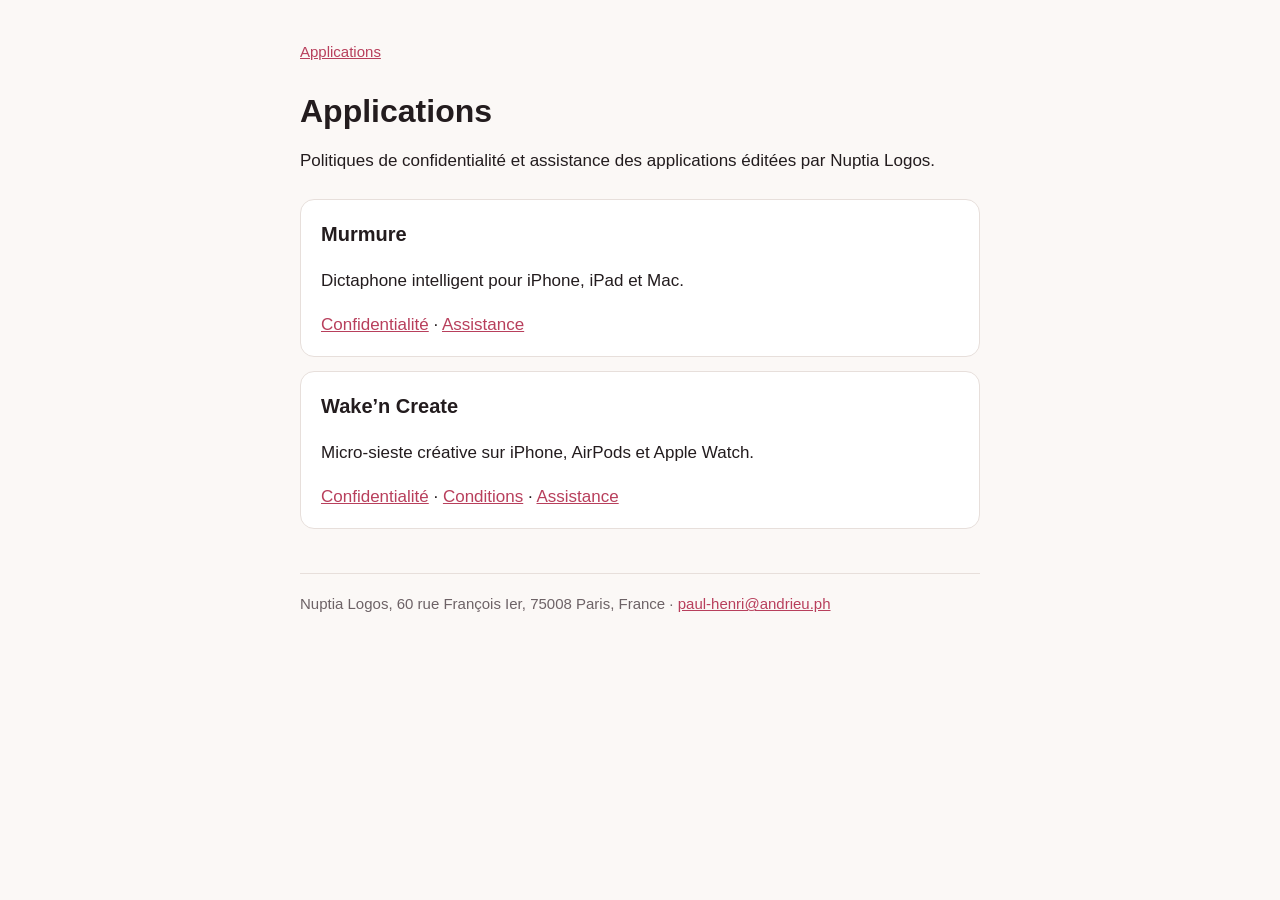
<file: index.html>
<!doctype html>
<html lang="fr">
<head>
<meta charset="utf-8">
<meta name="viewport" content="width=device-width, initial-scale=1">
<title>Applications Nuptia Logos</title>
<link rel="stylesheet" href="style.css">
</head>
<body>
<main>
<nav><a href="">Applications</a></nav>
<h1>Applications</h1>
<p>Politiques de confidentialité et assistance des applications éditées par Nuptia Logos.</p>
<div class="cards">
<section class="card"><h2>Murmure</h2><p>Dictaphone intelligent pour iPhone, iPad et Mac.</p><a href="murmure/confidentialite/">Confidentialité</a> · <a href="murmure/assistance/">Assistance</a></section>
<section class="card"><h2>Wake’n Create</h2><p>Micro-sieste créative sur iPhone, AirPods et Apple Watch.</p><a href="wakencreate/confidentialite/">Confidentialité</a> · <a href="wakencreate/conditions/">Conditions</a> · <a href="wakencreate/assistance/">Assistance</a></section>
</div>
<footer>Nuptia Logos, 60 rue François Ier, 75008 Paris, France · <a href="mailto:paul-henri@andrieu.ph">paul-henri@andrieu.ph</a></footer>
</main>
</body>
</html>
</file>
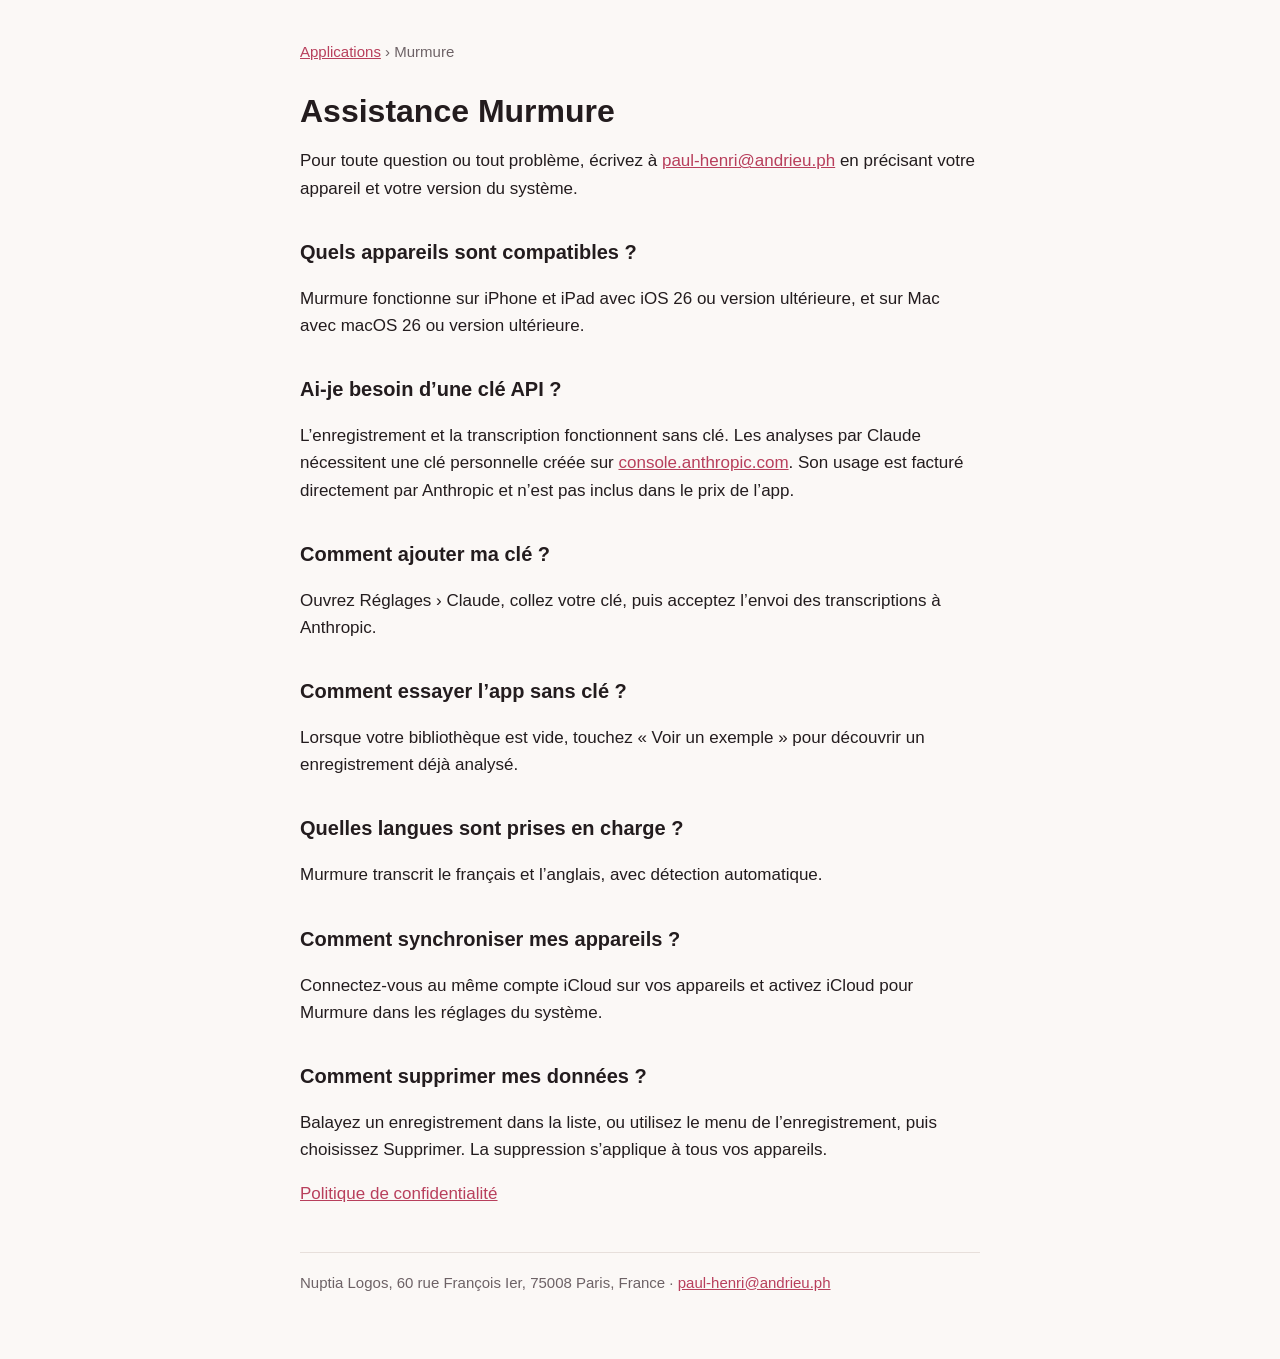
<file: murmure/assistance/index.html>
<!doctype html>
<html lang="fr">
<head>
<meta charset="utf-8">
<meta name="viewport" content="width=device-width, initial-scale=1">
<title>Murmure : assistance</title>
<link rel="stylesheet" href="../../style.css">
</head>
<body>
<main>
<nav><a href="../../">Applications</a> › Murmure</nav>
<h1>Assistance Murmure</h1>
<p>Pour toute question ou tout problème, écrivez à <a href="mailto:paul-henri@andrieu.ph">paul-henri@andrieu.ph</a> en précisant votre appareil et votre version du système.</p>
<h2>Quels appareils sont compatibles ?</h2><p>Murmure fonctionne sur iPhone et iPad avec iOS 26 ou version ultérieure, et sur Mac avec macOS 26 ou version ultérieure.</p>
<h2>Ai-je besoin d’une clé API ?</h2><p>L’enregistrement et la transcription fonctionnent sans clé. Les analyses par Claude nécessitent une clé personnelle créée sur <a href="https://console.anthropic.com">console.anthropic.com</a>. Son usage est facturé directement par Anthropic et n’est pas inclus dans le prix de l’app.</p>
<h2>Comment ajouter ma clé ?</h2><p>Ouvrez Réglages › Claude, collez votre clé, puis acceptez l’envoi des transcriptions à Anthropic.</p>
<h2>Comment essayer l’app sans clé ?</h2><p>Lorsque votre bibliothèque est vide, touchez « Voir un exemple » pour découvrir un enregistrement déjà analysé.</p>
<h2>Quelles langues sont prises en charge ?</h2><p>Murmure transcrit le français et l’anglais, avec détection automatique.</p>
<h2>Comment synchroniser mes appareils ?</h2><p>Connectez-vous au même compte iCloud sur vos appareils et activez iCloud pour Murmure dans les réglages du système.</p>
<h2>Comment supprimer mes données ?</h2><p>Balayez un enregistrement dans la liste, ou utilisez le menu de l’enregistrement, puis choisissez Supprimer. La suppression s’applique à tous vos appareils.</p>
<p><a href="../confidentialite/">Politique de confidentialité</a></p>
<footer>Nuptia Logos, 60 rue François Ier, 75008 Paris, France · <a href="mailto:paul-henri@andrieu.ph">paul-henri@andrieu.ph</a></footer>
</main>
</body>
</html>
</file>
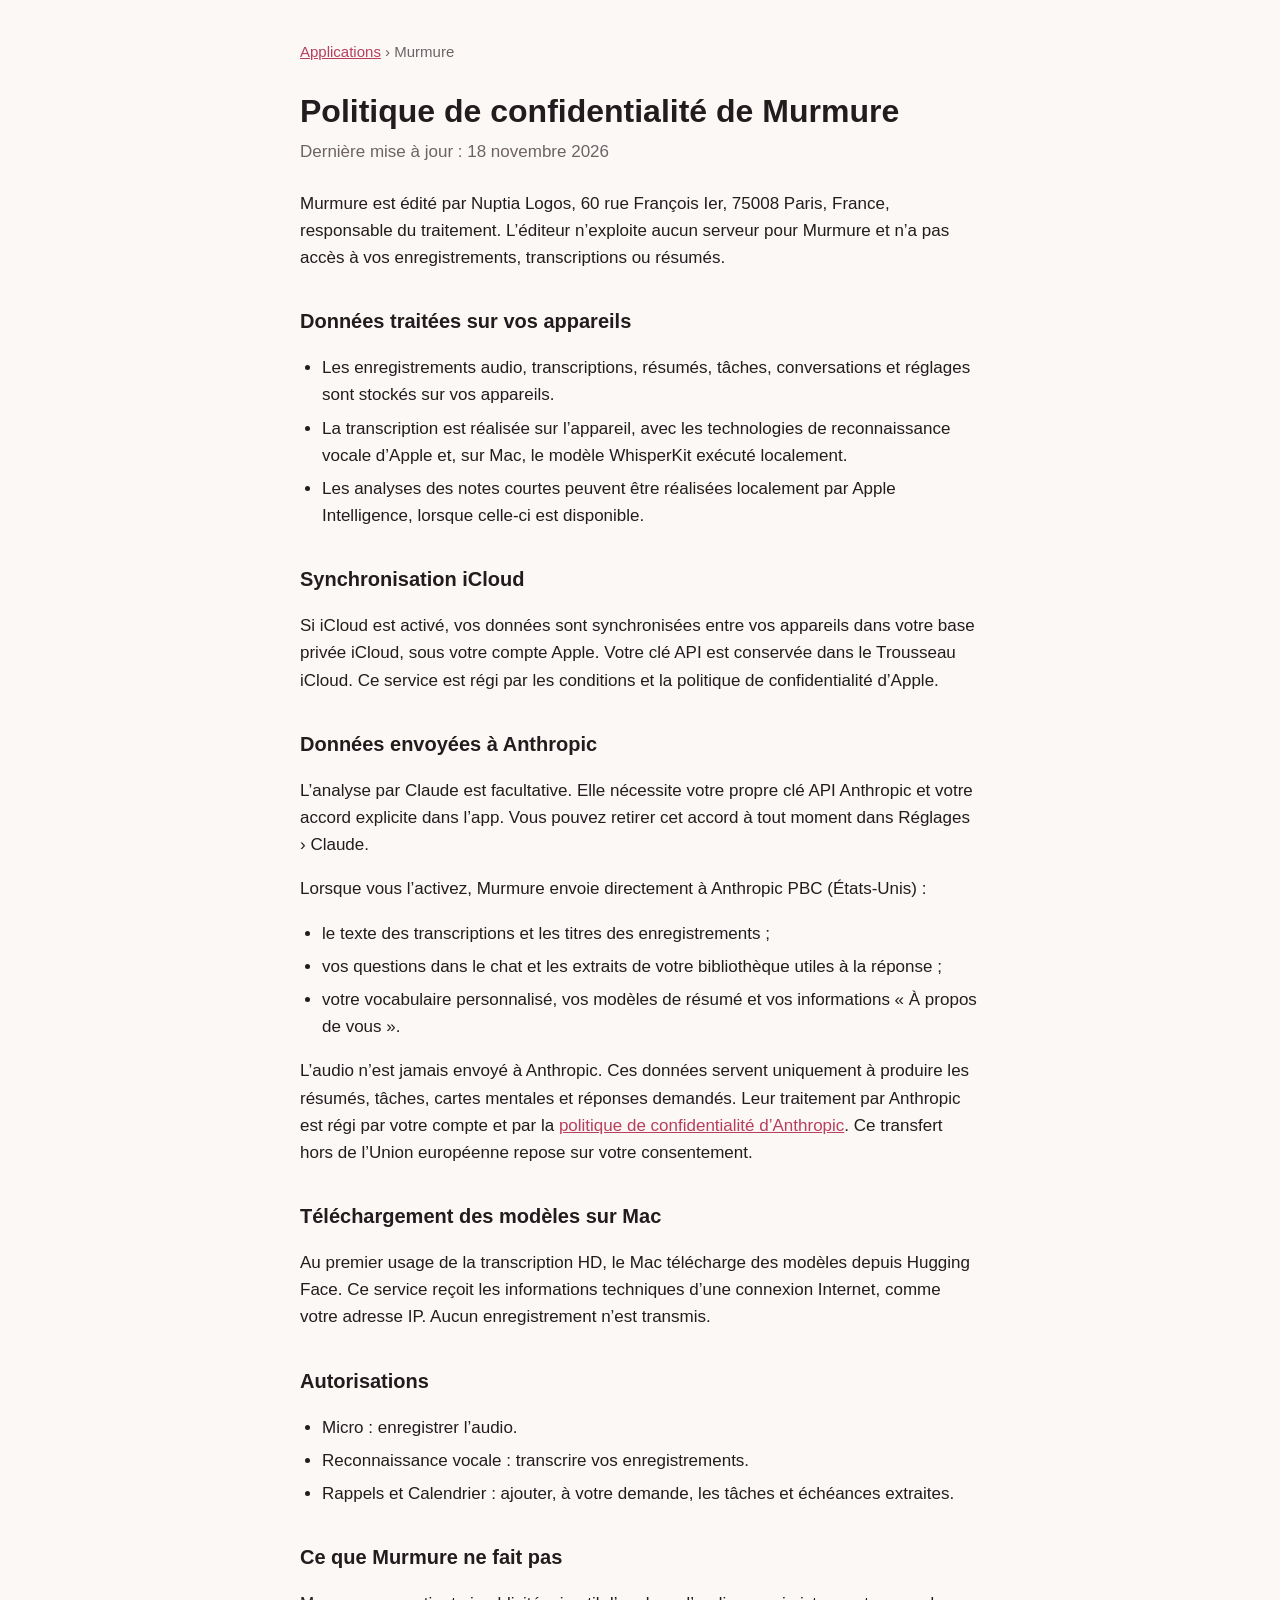
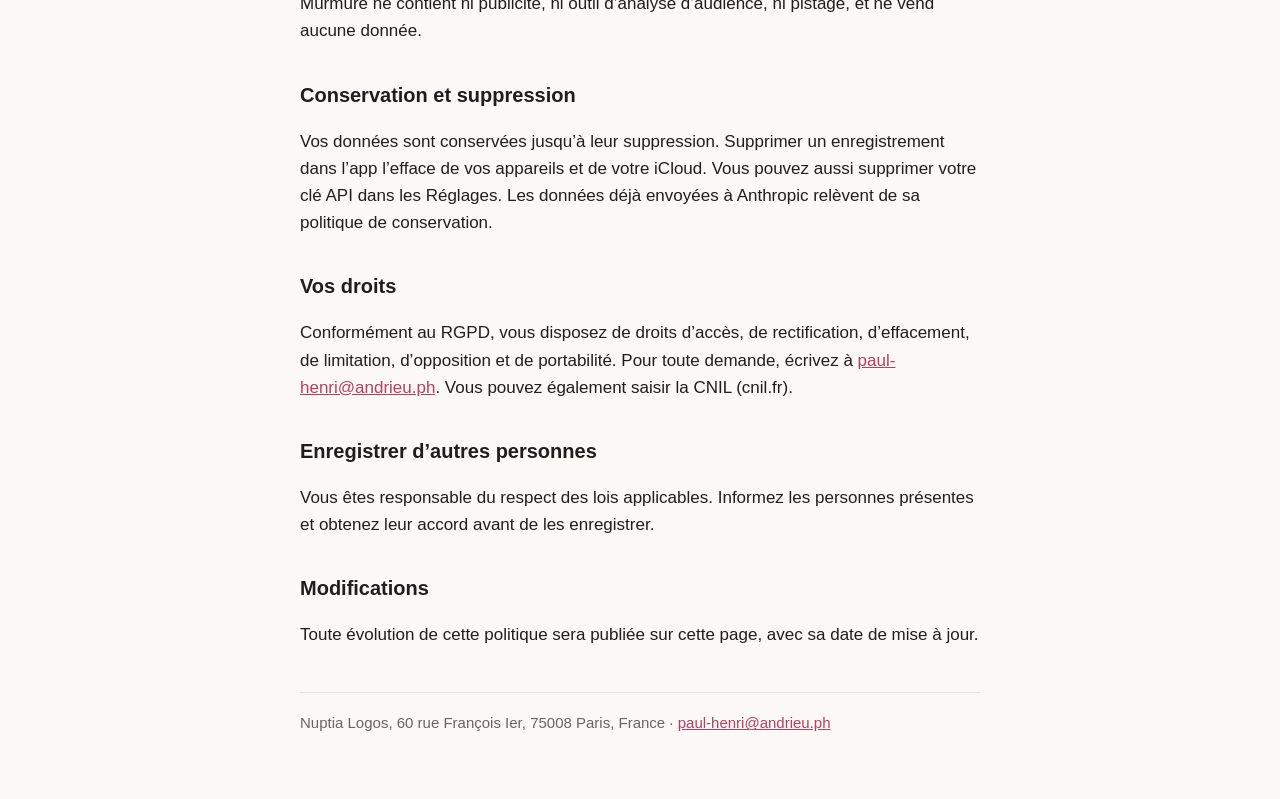
<file: murmure/confidentialite/index.html>
<!doctype html>
<html lang="fr">
<head>
<meta charset="utf-8">
<meta name="viewport" content="width=device-width, initial-scale=1">
<title>Murmure : confidentialité</title>
<link rel="stylesheet" href="../../style.css">
</head>
<body>
<main>
<nav><a href="../../">Applications</a> › Murmure</nav>
<h1>Politique de confidentialité de Murmure</h1>
<p class="date">Dernière mise à jour : 18 novembre 2026</p>
<p>Murmure est édité par Nuptia Logos, 60 rue François Ier, 75008 Paris, France, responsable du traitement. L’éditeur n’exploite aucun serveur pour Murmure et n’a pas accès à vos enregistrements, transcriptions ou résumés.</p>
<h2>Données traitées sur vos appareils</h2>
<ul><li>Les enregistrements audio, transcriptions, résumés, tâches, conversations et réglages sont stockés sur vos appareils.</li>
<li>La transcription est réalisée sur l’appareil, avec les technologies de reconnaissance vocale d’Apple et, sur Mac, le modèle WhisperKit exécuté localement.</li>
<li>Les analyses des notes courtes peuvent être réalisées localement par Apple Intelligence, lorsque celle-ci est disponible.</li></ul>
<h2>Synchronisation iCloud</h2>
<p>Si iCloud est activé, vos données sont synchronisées entre vos appareils dans votre base privée iCloud, sous votre compte Apple. Votre clé API est conservée dans le Trousseau iCloud. Ce service est régi par les conditions et la politique de confidentialité d’Apple.</p>
<h2>Données envoyées à Anthropic</h2>
<p>L’analyse par Claude est facultative. Elle nécessite votre propre clé API Anthropic et votre accord explicite dans l’app. Vous pouvez retirer cet accord à tout moment dans Réglages › Claude.</p>
<p>Lorsque vous l’activez, Murmure envoie directement à Anthropic PBC (États-Unis) :</p>
<ul><li>le texte des transcriptions et les titres des enregistrements ;</li><li>vos questions dans le chat et les extraits de votre bibliothèque utiles à la réponse ;</li><li>votre vocabulaire personnalisé, vos modèles de résumé et vos informations « À propos de vous ».</li></ul>
<p>L’audio n’est jamais envoyé à Anthropic. Ces données servent uniquement à produire les résumés, tâches, cartes mentales et réponses demandés. Leur traitement par Anthropic est régi par votre compte et par la <a href="https://www.anthropic.com/legal/privacy">politique de confidentialité d’Anthropic</a>. Ce transfert hors de l’Union européenne repose sur votre consentement.</p>
<h2>Téléchargement des modèles sur Mac</h2>
<p>Au premier usage de la transcription HD, le Mac télécharge des modèles depuis Hugging Face. Ce service reçoit les informations techniques d’une connexion Internet, comme votre adresse IP. Aucun enregistrement n’est transmis.</p>
<h2>Autorisations</h2>
<ul><li>Micro : enregistrer l’audio.</li><li>Reconnaissance vocale : transcrire vos enregistrements.</li><li>Rappels et Calendrier : ajouter, à votre demande, les tâches et échéances extraites.</li></ul>
<h2>Ce que Murmure ne fait pas</h2>
<p>Murmure ne contient ni publicité, ni outil d’analyse d’audience, ni pistage, et ne vend aucune donnée.</p>
<h2>Conservation et suppression</h2>
<p>Vos données sont conservées jusqu’à leur suppression. Supprimer un enregistrement dans l’app l’efface de vos appareils et de votre iCloud. Vous pouvez aussi supprimer votre clé API dans les Réglages. Les données déjà envoyées à Anthropic relèvent de sa politique de conservation.</p>
<h2>Vos droits</h2>
<p>Conformément au RGPD, vous disposez de droits d’accès, de rectification, d’effacement, de limitation, d’opposition et de portabilité. Pour toute demande, écrivez à <a href="mailto:paul-henri@andrieu.ph">paul-henri@andrieu.ph</a>. Vous pouvez également saisir la CNIL (cnil.fr).</p>
<h2>Enregistrer d’autres personnes</h2>
<p>Vous êtes responsable du respect des lois applicables. Informez les personnes présentes et obtenez leur accord avant de les enregistrer.</p>
<h2>Modifications</h2>
<p>Toute évolution de cette politique sera publiée sur cette page, avec sa date de mise à jour.</p>
<footer>Nuptia Logos, 60 rue François Ier, 75008 Paris, France · <a href="mailto:paul-henri@andrieu.ph">paul-henri@andrieu.ph</a></footer>
</main>
</body>
</html>
</file>
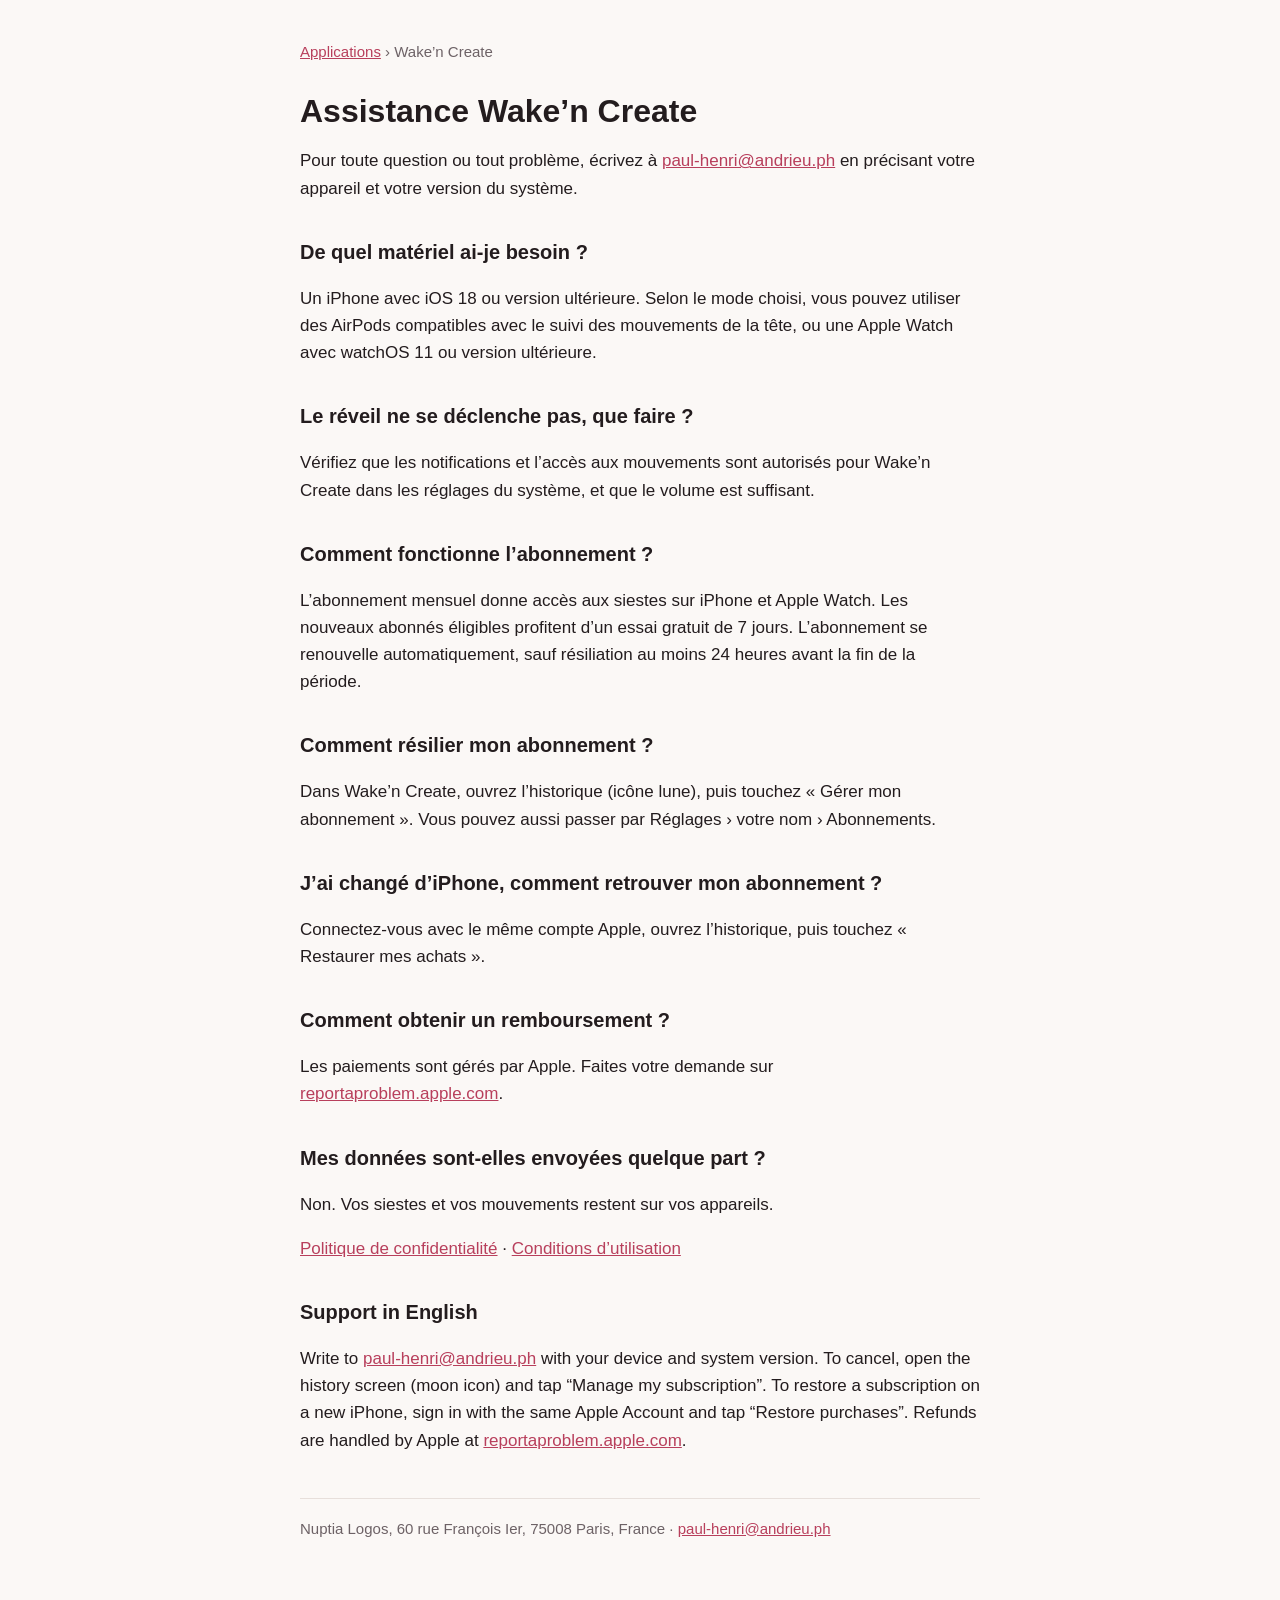
<file: wakencreate/assistance/index.html>
<!doctype html>
<html lang="fr">
<head>
<meta charset="utf-8">
<meta name="viewport" content="width=device-width, initial-scale=1">
<title>Wake’n Create : assistance</title>
<link rel="stylesheet" href="../../style.css">
</head>
<body>
<main>
<nav><a href="../../">Applications</a> › Wake’n Create</nav>
<h1>Assistance Wake’n Create</h1>
<p>Pour toute question ou tout problème, écrivez à <a href="mailto:paul-henri@andrieu.ph">paul-henri@andrieu.ph</a> en précisant votre appareil et votre version du système.</p>
<h2>De quel matériel ai-je besoin ?</h2><p>Un iPhone avec iOS 18 ou version ultérieure. Selon le mode choisi, vous pouvez utiliser des AirPods compatibles avec le suivi des mouvements de la tête, ou une Apple Watch avec watchOS 11 ou version ultérieure.</p>
<h2>Le réveil ne se déclenche pas, que faire ?</h2><p>Vérifiez que les notifications et l’accès aux mouvements sont autorisés pour Wake’n Create dans les réglages du système, et que le volume est suffisant.</p>
<h2>Comment fonctionne l’abonnement ?</h2><p>L’abonnement mensuel donne accès aux siestes sur iPhone et Apple Watch. Les nouveaux abonnés éligibles profitent d’un essai gratuit de 7 jours. L’abonnement se renouvelle automatiquement, sauf résiliation au moins 24 heures avant la fin de la période.</p>
<h2>Comment résilier mon abonnement ?</h2><p>Dans Wake’n Create, ouvrez l’historique (icône lune), puis touchez « Gérer mon abonnement ». Vous pouvez aussi passer par Réglages › votre nom › Abonnements.</p>
<h2>J’ai changé d’iPhone, comment retrouver mon abonnement ?</h2><p>Connectez-vous avec le même compte Apple, ouvrez l’historique, puis touchez « Restaurer mes achats ».</p>
<h2>Comment obtenir un remboursement ?</h2><p>Les paiements sont gérés par Apple. Faites votre demande sur <a href="https://reportaproblem.apple.com">reportaproblem.apple.com</a>.</p>
<h2>Mes données sont-elles envoyées quelque part ?</h2><p>Non. Vos siestes et vos mouvements restent sur vos appareils.</p>
<p><a href="../confidentialite/">Politique de confidentialité</a> · <a href="../conditions/">Conditions d’utilisation</a></p>
<h2 lang="en">Support in English</h2>
<div lang="en"><p>Write to <a href="mailto:paul-henri@andrieu.ph">paul-henri@andrieu.ph</a> with your device and system version. To cancel, open the history screen (moon icon) and tap “Manage my subscription”. To restore a subscription on a new iPhone, sign in with the same Apple Account and tap “Restore purchases”. Refunds are handled by Apple at <a href="https://reportaproblem.apple.com">reportaproblem.apple.com</a>.</p></div>
<footer>Nuptia Logos, 60 rue François Ier, 75008 Paris, France · <a href="mailto:paul-henri@andrieu.ph">paul-henri@andrieu.ph</a></footer>
</main>
</body>
</html>
</file>
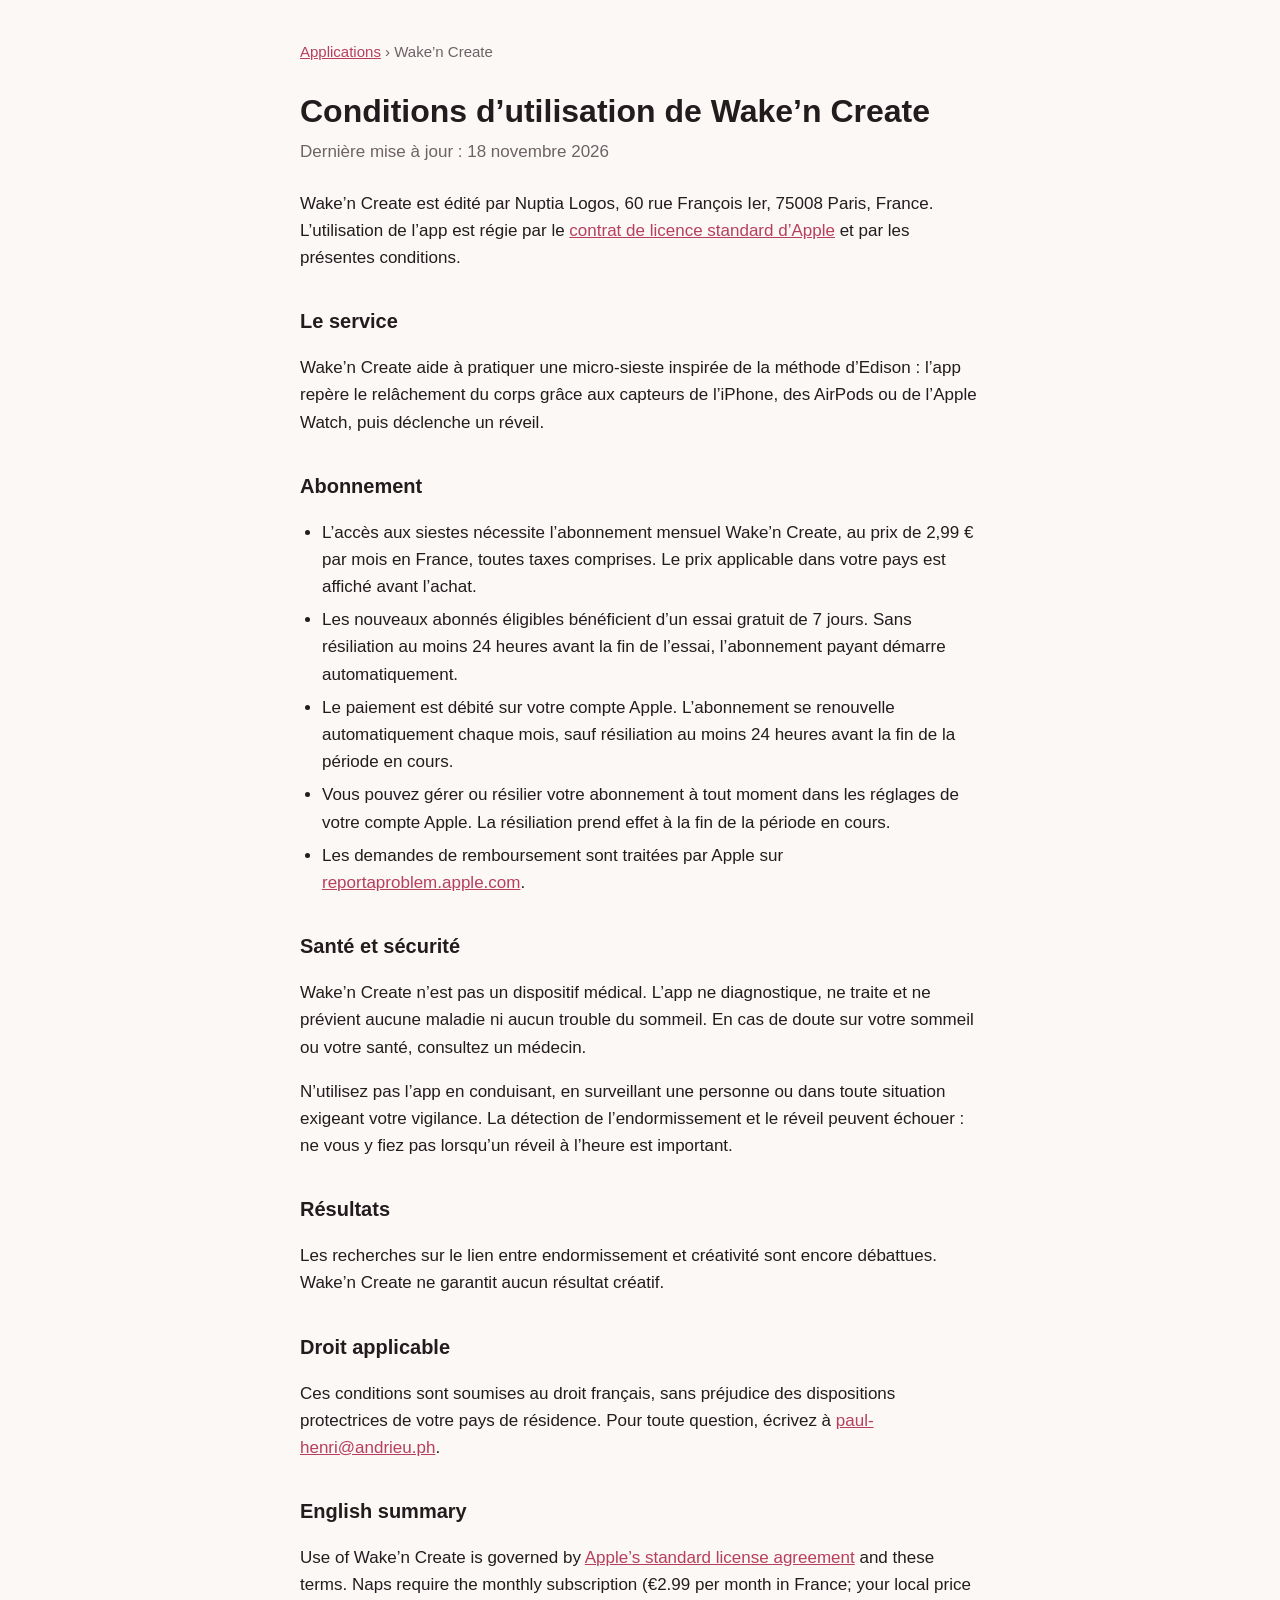
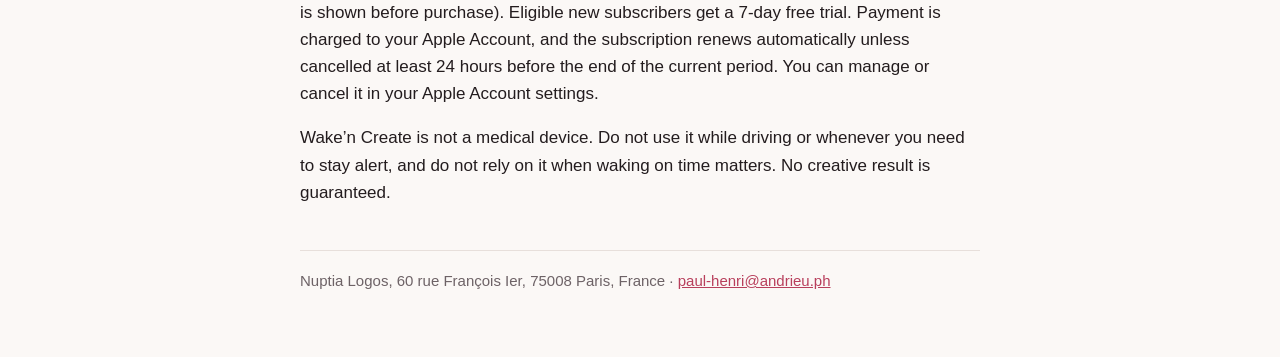
<file: wakencreate/conditions/index.html>
<!doctype html>
<html lang="fr">
<head>
<meta charset="utf-8">
<meta name="viewport" content="width=device-width, initial-scale=1">
<title>Wake’n Create : conditions d’utilisation</title>
<link rel="stylesheet" href="../../style.css">
</head>
<body>
<main>
<nav><a href="../../">Applications</a> › Wake’n Create</nav>
<h1>Conditions d’utilisation de Wake’n Create</h1>
<p class="date">Dernière mise à jour : 18 novembre 2026</p>
<p>Wake’n Create est édité par Nuptia Logos, 60 rue François Ier, 75008 Paris, France. L’utilisation de l’app est régie par le <a href="https://www.apple.com/legal/internet-services/itunes/dev/stdeula/">contrat de licence standard d’Apple</a> et par les présentes conditions.</p>
<h2>Le service</h2>
<p>Wake’n Create aide à pratiquer une micro-sieste inspirée de la méthode d’Edison : l’app repère le relâchement du corps grâce aux capteurs de l’iPhone, des AirPods ou de l’Apple Watch, puis déclenche un réveil.</p>
<h2>Abonnement</h2>
<ul><li>L’accès aux siestes nécessite l’abonnement mensuel Wake’n Create, au prix de 2,99 € par mois en France, toutes taxes comprises. Le prix applicable dans votre pays est affiché avant l’achat.</li>
<li>Les nouveaux abonnés éligibles bénéficient d’un essai gratuit de 7 jours. Sans résiliation au moins 24 heures avant la fin de l’essai, l’abonnement payant démarre automatiquement.</li>
<li>Le paiement est débité sur votre compte Apple. L’abonnement se renouvelle automatiquement chaque mois, sauf résiliation au moins 24 heures avant la fin de la période en cours.</li>
<li>Vous pouvez gérer ou résilier votre abonnement à tout moment dans les réglages de votre compte Apple. La résiliation prend effet à la fin de la période en cours.</li>
<li>Les demandes de remboursement sont traitées par Apple sur <a href="https://reportaproblem.apple.com">reportaproblem.apple.com</a>.</li></ul>
<h2>Santé et sécurité</h2>
<p>Wake’n Create n’est pas un dispositif médical. L’app ne diagnostique, ne traite et ne prévient aucune maladie ni aucun trouble du sommeil. En cas de doute sur votre sommeil ou votre santé, consultez un médecin.</p>
<p>N’utilisez pas l’app en conduisant, en surveillant une personne ou dans toute situation exigeant votre vigilance. La détection de l’endormissement et le réveil peuvent échouer : ne vous y fiez pas lorsqu’un réveil à l’heure est important.</p>
<h2>Résultats</h2>
<p>Les recherches sur le lien entre endormissement et créativité sont encore débattues. Wake’n Create ne garantit aucun résultat créatif.</p>
<h2>Droit applicable</h2>
<p>Ces conditions sont soumises au droit français, sans préjudice des dispositions protectrices de votre pays de résidence. Pour toute question, écrivez à <a href="mailto:paul-henri@andrieu.ph">paul-henri@andrieu.ph</a>.</p>
<h2 lang="en">English summary</h2>
<div lang="en"><p>Use of Wake’n Create is governed by <a href="https://www.apple.com/legal/internet-services/itunes/dev/stdeula/">Apple’s standard license agreement</a> and these terms. Naps require the monthly subscription (€2.99 per month in France; your local price is shown before purchase). Eligible new subscribers get a 7-day free trial. Payment is charged to your Apple Account, and the subscription renews automatically unless cancelled at least 24 hours before the end of the current period. You can manage or cancel it in your Apple Account settings.</p>
<p>Wake’n Create is not a medical device. Do not use it while driving or whenever you need to stay alert, and do not rely on it when waking on time matters. No creative result is guaranteed.</p></div>
<footer>Nuptia Logos, 60 rue François Ier, 75008 Paris, France · <a href="mailto:paul-henri@andrieu.ph">paul-henri@andrieu.ph</a></footer>
</main>
</body>
</html>
</file>
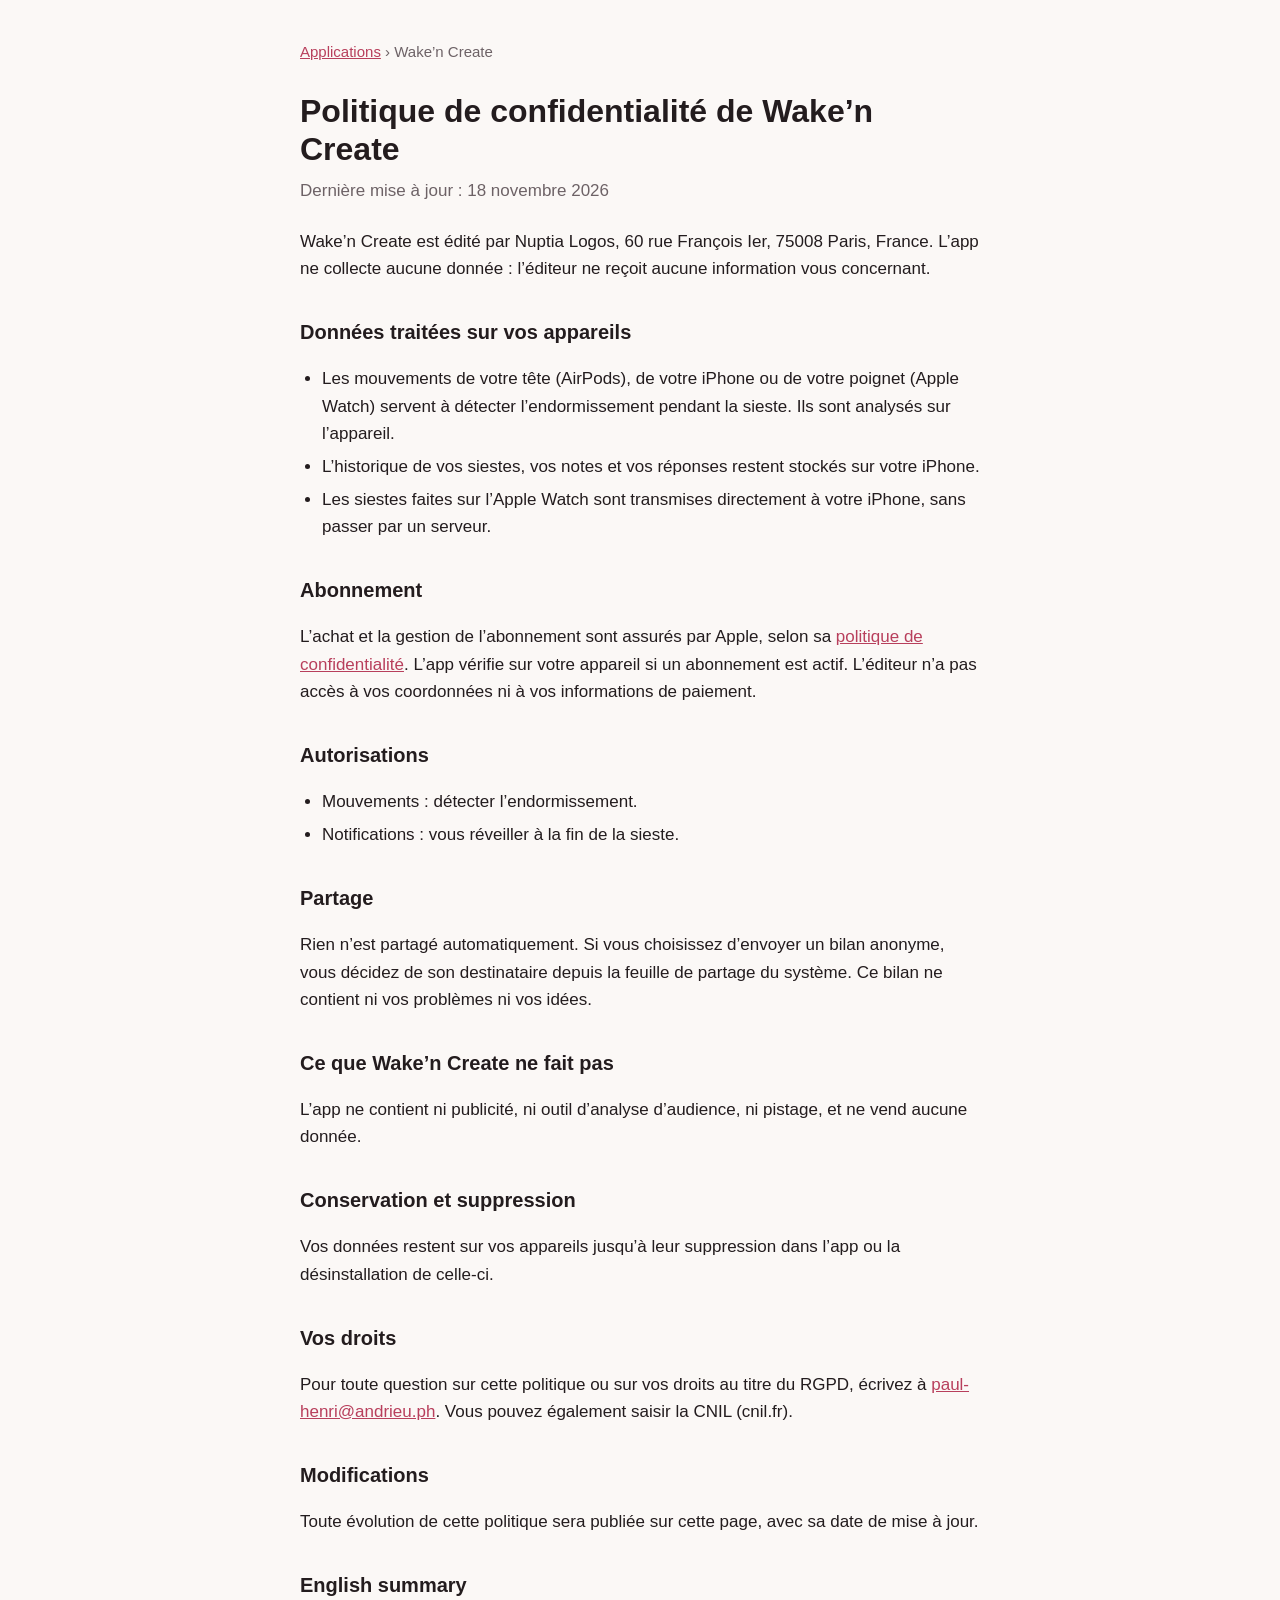
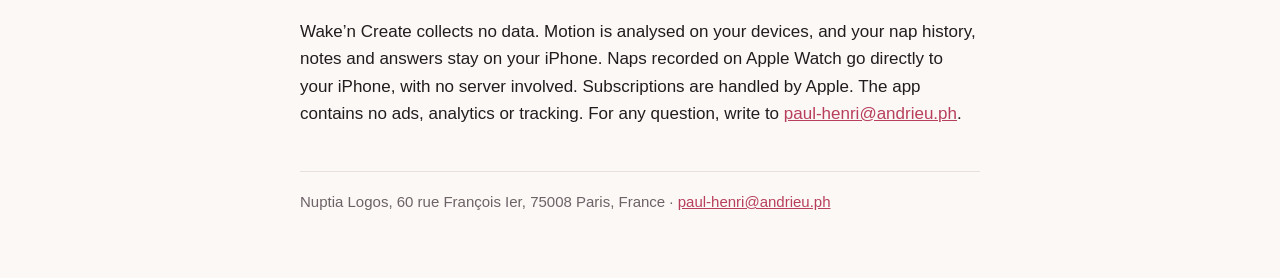
<file: wakencreate/confidentialite/index.html>
<!doctype html>
<html lang="fr">
<head>
<meta charset="utf-8">
<meta name="viewport" content="width=device-width, initial-scale=1">
<title>Wake’n Create : confidentialité</title>
<link rel="stylesheet" href="../../style.css">
</head>
<body>
<main>
<nav><a href="../../">Applications</a> › Wake’n Create</nav>
<h1>Politique de confidentialité de Wake’n Create</h1>
<p class="date">Dernière mise à jour : 18 novembre 2026</p>
<p>Wake’n Create est édité par Nuptia Logos, 60 rue François Ier, 75008 Paris, France. L’app ne collecte aucune donnée : l’éditeur ne reçoit aucune information vous concernant.</p>
<h2>Données traitées sur vos appareils</h2>
<ul><li>Les mouvements de votre tête (AirPods), de votre iPhone ou de votre poignet (Apple Watch) servent à détecter l’endormissement pendant la sieste. Ils sont analysés sur l’appareil.</li>
<li>L’historique de vos siestes, vos notes et vos réponses restent stockés sur votre iPhone.</li>
<li>Les siestes faites sur l’Apple Watch sont transmises directement à votre iPhone, sans passer par un serveur.</li></ul>
<h2>Abonnement</h2>
<p>L’achat et la gestion de l’abonnement sont assurés par Apple, selon sa <a href="https://www.apple.com/legal/privacy/">politique de confidentialité</a>. L’app vérifie sur votre appareil si un abonnement est actif. L’éditeur n’a pas accès à vos coordonnées ni à vos informations de paiement.</p>
<h2>Autorisations</h2>
<ul><li>Mouvements : détecter l’endormissement.</li><li>Notifications : vous réveiller à la fin de la sieste.</li></ul>
<h2>Partage</h2>
<p>Rien n’est partagé automatiquement. Si vous choisissez d’envoyer un bilan anonyme, vous décidez de son destinataire depuis la feuille de partage du système. Ce bilan ne contient ni vos problèmes ni vos idées.</p>
<h2>Ce que Wake’n Create ne fait pas</h2>
<p>L’app ne contient ni publicité, ni outil d’analyse d’audience, ni pistage, et ne vend aucune donnée.</p>
<h2>Conservation et suppression</h2>
<p>Vos données restent sur vos appareils jusqu’à leur suppression dans l’app ou la désinstallation de celle-ci.</p>
<h2>Vos droits</h2>
<p>Pour toute question sur cette politique ou sur vos droits au titre du RGPD, écrivez à <a href="mailto:paul-henri@andrieu.ph">paul-henri@andrieu.ph</a>. Vous pouvez également saisir la CNIL (cnil.fr).</p>
<h2>Modifications</h2>
<p>Toute évolution de cette politique sera publiée sur cette page, avec sa date de mise à jour.</p>
<h2 lang="en">English summary</h2>
<div lang="en"><p>Wake’n Create collects no data. Motion is analysed on your devices, and your nap history, notes and answers stay on your iPhone. Naps recorded on Apple Watch go directly to your iPhone, with no server involved. Subscriptions are handled by Apple. The app contains no ads, analytics or tracking. For any question, write to <a href="mailto:paul-henri@andrieu.ph">paul-henri@andrieu.ph</a>.</p></div>
<footer>Nuptia Logos, 60 rue François Ier, 75008 Paris, France · <a href="mailto:paul-henri@andrieu.ph">paul-henri@andrieu.ph</a></footer>
</main>
</body>
</html>
</file>
<file: style.css>
:root{color-scheme:light dark;--bg:#fbf8f6;--fg:#231c1e;--muted:#6d6266;--line:#e7dfdb;--accent:#b83f5c;--card:#fff}
@media (prefers-color-scheme:dark){:root{--bg:#191517;--fg:#f3edeb;--muted:#ada3a6;--line:#352d30;--accent:#ff8fa3;--card:#221d1f}}
*{box-sizing:border-box}body{margin:0;background:var(--bg);color:var(--fg);font:17px/1.6 -apple-system,BlinkMacSystemFont,"Segoe UI",Roboto,sans-serif}
main{max-width:720px;margin:0 auto;padding:40px 20px 64px}nav{font-size:15px;margin-bottom:28px;color:var(--muted)}a{color:var(--accent)}
h1{font-size:32px;line-height:1.2;margin:0 0 8px}h2{font-size:20px;margin:34px 0 8px}.date{color:var(--muted);margin:0 0 24px}
ul{padding-left:22px}li{margin:6px 0}.cards{display:grid;gap:14px;margin-top:24px}.card{background:var(--card);border:1px solid var(--line);border-radius:14px;padding:18px 20px}.card h2{margin:0 0 6px}
footer{margin-top:44px;padding-top:18px;border-top:1px solid var(--line);color:var(--muted);font-size:15px}
</file>
